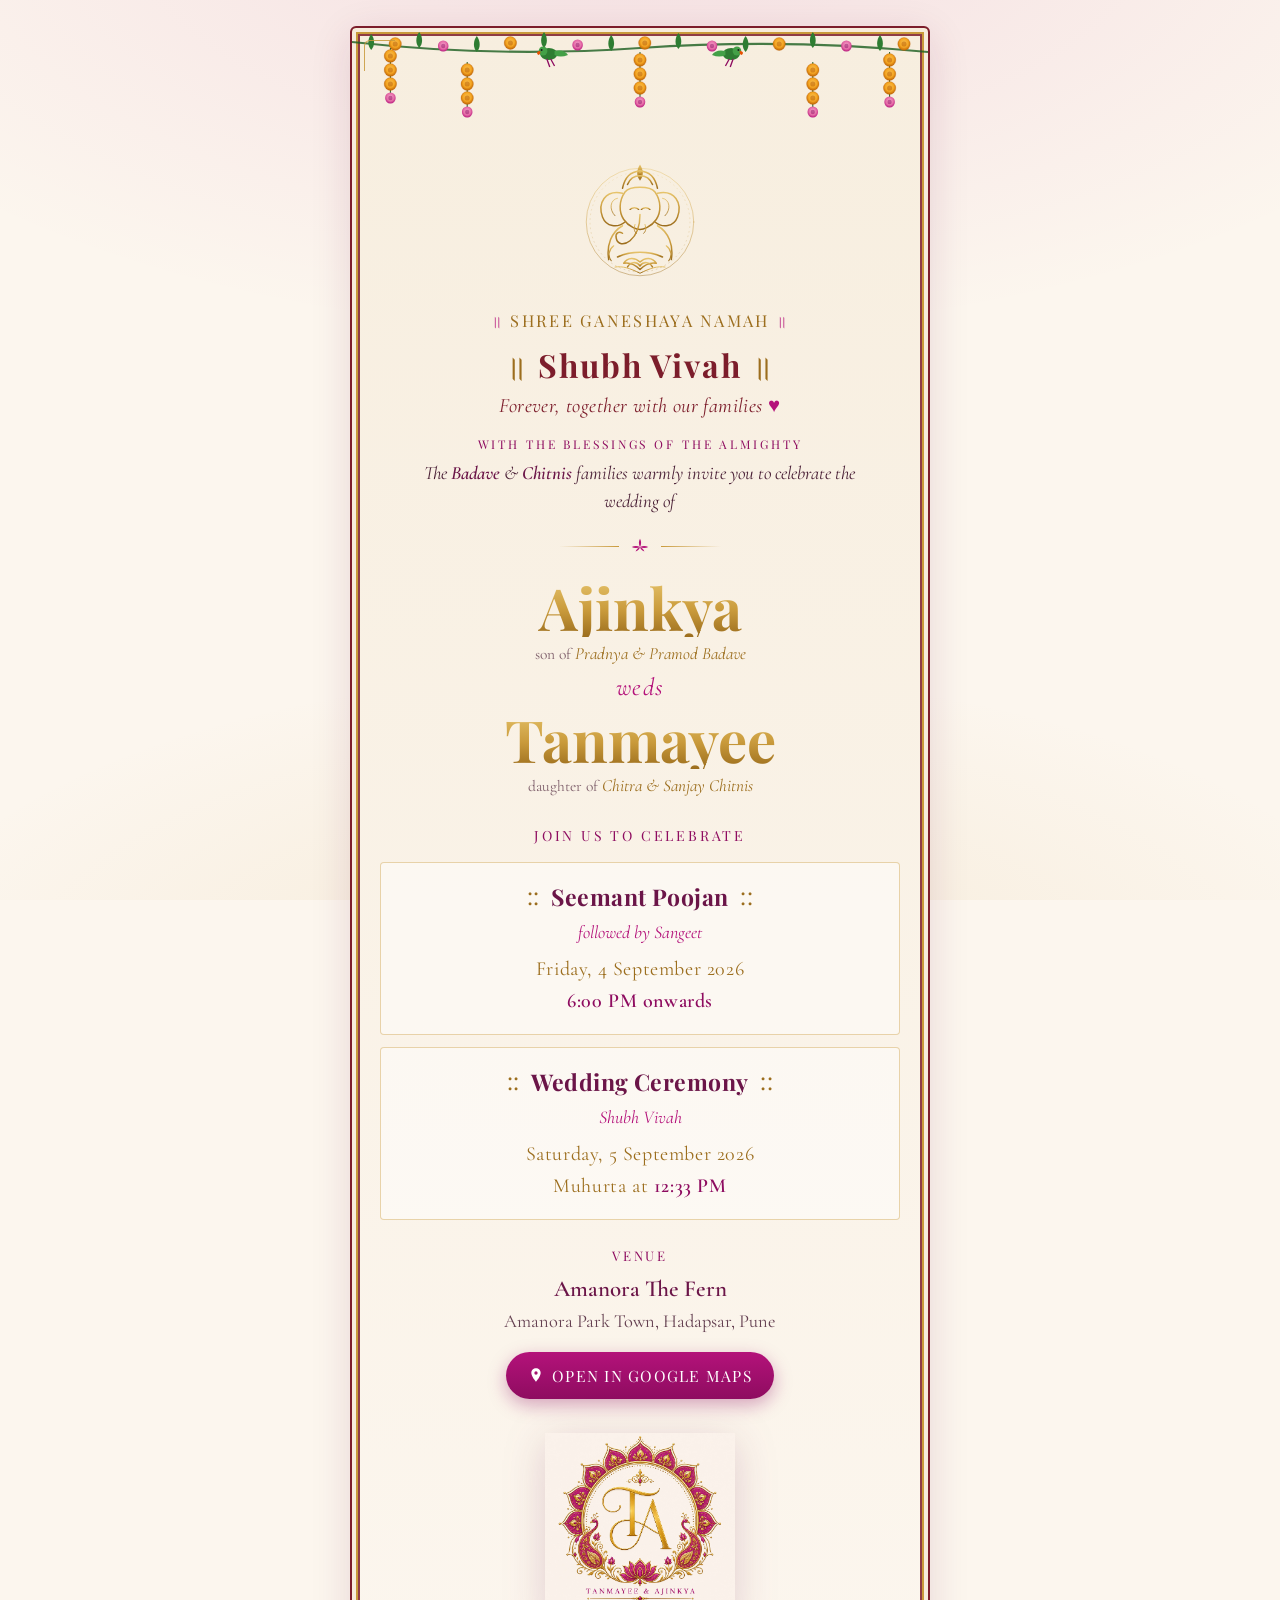
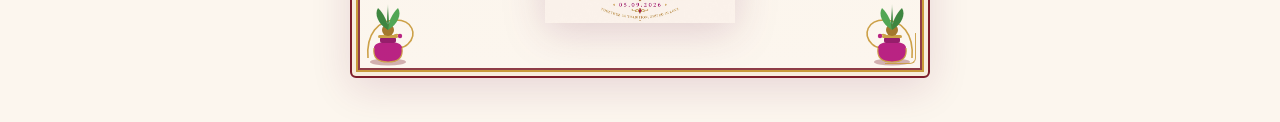
<file: index.html>
<!DOCTYPE html>
<html lang="en">
<head>
  <meta charset="utf-8" />
  <meta name="viewport" content="width=device-width, initial-scale=1" />
  <title>Ajinkya weds Tanmayee · 4–5 September 2026</title>
  <meta name="description" content="With the blessings of Shree Ganesha, join us to celebrate the wedding of Ajinkya & Tanmayee — Seemant Poojan & Sangeet on 4 Sep and the wedding on 5 Sep 2026 at Amanora The Fern, Pune." />

  <!-- Open Graph / WhatsApp preview. Replace SITE_URL once hosting is chosen. -->
  <meta property="og:type" content="website" />
  <meta property="og:title" content="Ajinkya weds Tanmayee · 4–5 Sep 2026" />
  <meta property="og:description" content="Seemant Poojan & Sangeet (4 Sep) and the Wedding (5 Sep, 12:33 PM) at Amanora The Fern, Pune. With love, the Badave & Chitnis families." />
  <meta property="og:image" content="SITE_URL/assets/og-full.jpg" />
  <meta property="og:image:width" content="1200" />
  <meta property="og:image:height" content="630" />
  <meta property="og:url" content="SITE_URL/index.html" />
  <meta name="twitter:card" content="summary_large_image" />
  <meta name="twitter:title" content="Ajinkya weds Tanmayee · 4–5 Sep 2026" />
  <meta name="twitter:description" content="Seemant Poojan & Sangeet (4 Sep) and the Wedding (5 Sep) at Amanora The Fern, Pune." />
  <meta name="twitter:image" content="SITE_URL/assets/og-full.jpg" />
  <meta name="theme-color" content="#B4127A" />

  <link rel="icon" href="assets/logo.jpg" />
  <link rel="preconnect" href="https://fonts.googleapis.com" />
  <link rel="preconnect" href="https://fonts.gstatic.com" crossorigin />
  <link href="https://fonts.googleapis.com/css2?family=Cormorant+Garamond:ital,wght@0,400;0,500;0,600;1,400;1,500&family=Playfair+Display:ital,wght@0,600;0,700;1,600&display=swap" rel="stylesheet" />
  <link rel="stylesheet" href="css/style.css" />
</head>
<body>
  <div class="petals" aria-hidden="true"></div>

  <main class="card">
    <div class="frame">

      <!-- marigold garland (bandanwar) with hanging strands + parrots -->
      <svg class="garland" viewBox="0 0 600 118" preserveAspectRatio="none" aria-hidden="true">
        <defs>
          <radialGradient id="mari" cx="50%" cy="42%" r="60%">
            <stop offset="0%" stop-color="#F7C053"/>
            <stop offset="55%" stop-color="#F5A623"/>
            <stop offset="100%" stop-color="#B85C00"/>
          </radialGradient>
          <radialGradient id="pinkfl" cx="50%" cy="42%" r="60%">
            <stop offset="0%" stop-color="#F7A8CE"/>
            <stop offset="60%" stop-color="#E56AA6"/>
            <stop offset="100%" stop-color="#B4127A"/>
          </radialGradient>
          <!-- one marigold bud -->
          <g id="mari1">
            <circle r="6.5" fill="url(#mari)"/>
            <circle r="6.5" fill="none" stroke="#B85C00" stroke-width="0.5" opacity="0.5"/>
            <circle r="2.6" fill="#B85C00" opacity="0.5"/>
          </g>
          <!-- one pink bud -->
          <g id="pink1">
            <circle r="5.5" fill="url(#pinkfl)"/>
            <circle r="2.2" fill="#8E0C60" opacity="0.5"/>
          </g>
          <!-- small leaf -->
          <g id="lf">
            <path d="M0 0 C-4 5 -4 12 0 16 C4 12 4 5 0 0 Z" fill="#2E7D32"/>
          </g>
          <!-- a hanging strand: string of marigolds ending in a pink bloom -->
          <g id="strand">
            <line x1="0" y1="0" x2="0" y2="52" stroke="#1B5E20" stroke-width="1"/>
            <use href="#mari1" x="0" y="8"/>
            <use href="#mari1" x="0" y="22"/>
            <use href="#mari1" x="0" y="36"/>
            <use href="#pink1" x="0" y="50"/>
          </g>
          <!-- green parrot -->
          <g id="parrot">
            <ellipse cx="0" cy="0" rx="9" ry="6" fill="#2E7D32"/>
            <path d="M6 -3 q10 -2 14 4 q-8 3 -14 0 Z" fill="#43A047"/>
            <circle cx="-6" cy="-3" r="4.5" fill="#43A047"/>
            <path d="M-10 -3 q-4 1 -1 4 q3 -1 2 -4 Z" fill="#E65100"/>
            <circle cx="-7.5" cy="-4" r="1" fill="#1B1B1B"/>
            <path d="M-2 5 l3 8 M2 5 l4 7" stroke="#8E0C60" stroke-width="1.4" fill="none"/>
          </g>
        </defs>

        <!-- dense top band of foliage + blooms -->
        <path d="M0 14 Q150 30 300 20 Q450 10 600 24" fill="none" stroke="#1B5E20" stroke-width="2.2" opacity="0.8"/>
        <g>
          <use href="#lf" x="20" y="6"/><use href="#lf" x="70" y="4"/><use href="#lf" x="130" y="8"/>
          <use href="#lf" x="200" y="4"/><use href="#lf" x="270" y="7"/><use href="#lf" x="340" y="5"/>
          <use href="#lf" x="410" y="8"/><use href="#lf" x="480" y="4"/><use href="#lf" x="550" y="7"/>
          <use href="#mari1" x="45"  y="16"/><use href="#pink1" x="95" y="18"/><use href="#mari1" x="165" y="15"/>
          <use href="#pink1" x="235" y="17"/><use href="#mari1" x="305" y="15"/><use href="#pink1" x="375" y="18"/>
          <use href="#mari1" x="445" y="16"/><use href="#pink1" x="515" y="18"/><use href="#mari1" x="575" y="16"/>
        </g>
        <!-- hanging strands, alternating lengths -->
        <use href="#strand" x="40"  y="20"/>
        <use href="#strand" x="120" y="20" transform="translate(0,14)"/>
        <use href="#strand" x="300" y="24"/>
        <use href="#strand" x="480" y="20" transform="translate(0,14)"/>
        <use href="#strand" x="560" y="24"/>
        <!-- parrots perched on the band -->
        <use href="#parrot" x="205" y="26"/>
        <use href="#parrot" x="395" y="26" transform="scale(-1,1) translate(-790,0)"/>
      </svg>

      <!-- Ganpati invocation -->
      <div class="ganpati reveal">
        <div class="ganesha-wrap"><img src="assets/ganesha.svg" alt="Shree Ganesha" /></div>
        <p class="mantra"><span class="side">॥</span> Shree Ganeshaya Namah <span class="side">॥</span></p>
        <p class="shubh"><span class="side">॥</span> Shubh Vivah <span class="side">॥</span></p>
        <p class="tagline">Forever, together with our families <span class="heart">♥</span></p>
      </div>

      <!-- Intro -->
      <p class="eyebrow reveal">With the blessings of the Almighty</p>
      <p class="intro reveal">
        The <strong>Badave</strong> &amp; <strong>Chitnis</strong> families
        warmly invite you to celebrate the wedding of
      </p>

      <div class="divider reveal" aria-hidden="true">
        <svg class="lotus" viewBox="0 0 24 24"><g fill="#B4127A"><path d="M12 3c1.6 2.6 1.6 6.4 0 9-1.6-2.6-1.6-6.4 0-9z"/><path d="M12 12C9.4 10.4 5.6 10.4 3 12c2.6 1.6 6.4 1.6 9 0z"/><path d="M12 12c2.6-1.6 6.4-1.6 9 0-2.6 1.6-6.4 1.6-9 0z"/><path d="M12 12c-2 .6-4 2.6-4.8 5 2.4-.8 4.4-2.8 4.8-5z"/><path d="M12 12c2 .6 4 2.6 4.8 5-2.4-.8-4.4-2.8-4.8-5z"/></g></svg>
      </div>

      <!-- Couple -->
      <section class="couple reveal">
        <h1 class="name">Ajinkya</h1>
        <p class="parents"><span class="of">son of</span> Pradnya &amp; Pramod Badave</p>
        <p class="weds">weds</p>
        <h1 class="name">Tanmayee</h1>
        <p class="parents"><span class="of">daughter of</span> Chitra &amp; Sanjay Chitnis</p>
      </section>

      <!-- Events -->
      <section class="events reveal">
        <p class="section-title">Join us to celebrate</p>

        <div class="event">
          <p class="ev-name">Seemant Poojan</p>
          <p class="ev-sub">followed by Sangeet</p>
          <p class="ev-when">Friday, 4 September 2026</p>
          <p class="ev-when"><span class="time">6:00 PM onwards</span></p>
        </div>

        <div class="event">
          <p class="ev-name">Wedding Ceremony</p>
          <p class="ev-sub">Shubh Vivah</p>
          <p class="ev-when">Saturday, 5 September 2026</p>
          <p class="ev-when">Muhurta at <span class="time">12:33 PM</span></p>
        </div>
      </section>

      <!-- Venue -->
      <section class="venue reveal">
        <p class="vlabel">Venue</p>
        <p class="vname">Amanora The Fern</p>
        <p class="vaddr">Amanora Park Town, Hadapsar, Pune</p>
        <a class="maps-btn" href="https://maps.app.goo.gl/Dd9FhrrQaeA665WX8" target="_blank" rel="noopener">
          <svg viewBox="0 0 24 24" aria-hidden="true"><path d="M12 2C8.1 2 5 5.1 5 9c0 5.2 7 13 7 13s7-7.8 7-13c0-3.9-3.1-7-7-7zm0 9.5A2.5 2.5 0 1 1 12 6.5a2.5 2.5 0 0 1 0 5z"/></svg>
          Open in Google Maps
        </a>
      </section>

      <!-- RSVP placeholder — uncomment and fill in to enable
      <section class="venue reveal">
        <p class="vlabel">RSVP</p>
        <p class="vname">NAME — <a href="tel:+91XXXXXXXXXX">+91 XXXXX XXXXX</a></p>
      </section>
      -->

      <!-- Logo footer -->
      <div class="brand reveal">
        <img src="assets/logo.jpg" alt="Tanmayee & Ajinkya" />
      </div>

      <!-- bottom corner motifs: kalash (sacred pot) + paisley -->
      <svg class="corner left" viewBox="0 0 78 92" aria-hidden="true">
        <!-- paisley flourish -->
        <path d="M6 84 C4 60 16 46 34 46 C50 46 56 60 46 70 C40 76 30 74 30 66 C30 61 35 59 38 62"
              fill="none" stroke="#C99A3B" stroke-width="1.6"/>
        <circle cx="38" cy="62" r="2.2" fill="#B4127A"/>
        <!-- kalash pot -->
        <g>
          <ellipse cx="26" cy="88" rx="18" ry="3.4" fill="#7C1D2B" opacity="0.35"/>
          <path d="M12 74 Q10 88 26 88 Q42 88 40 74 Q40 68 26 68 Q12 68 12 74 Z" fill="#B4127A"/>
          <path d="M12 74 Q10 88 26 88 Q42 88 40 74" fill="none" stroke="#C99A3B" stroke-width="1.2"/>
          <rect x="18" y="63" width="16" height="6" rx="2" fill="#8E0C60"/>
          <rect x="16" y="61" width="20" height="3" rx="1.5" fill="#C99A3B"/>
          <!-- coconut -->
          <circle cx="26" cy="56" r="6" fill="#9C6E1E"/>
          <!-- mango leaves -->
          <path d="M26 56 C16 50 12 40 16 34 C22 40 26 48 26 56 Z" fill="#2E7D32"/>
          <path d="M26 56 C36 50 40 40 36 34 C30 40 26 48 26 56 Z" fill="#43A047"/>
          <path d="M26 56 C24 46 26 36 26 30 C26 40 28 48 26 56 Z" fill="#2E7D32"/>
        </g>
      </svg>
      <svg class="corner right" viewBox="0 0 78 92" aria-hidden="true">
        <path d="M6 84 C4 60 16 46 34 46 C50 46 56 60 46 70 C40 76 30 74 30 66 C30 61 35 59 38 62"
              fill="none" stroke="#C99A3B" stroke-width="1.6"/>
        <circle cx="38" cy="62" r="2.2" fill="#B4127A"/>
        <g>
          <ellipse cx="26" cy="88" rx="18" ry="3.4" fill="#7C1D2B" opacity="0.35"/>
          <path d="M12 74 Q10 88 26 88 Q42 88 40 74 Q40 68 26 68 Q12 68 12 74 Z" fill="#B4127A"/>
          <path d="M12 74 Q10 88 26 88 Q42 88 40 74" fill="none" stroke="#C99A3B" stroke-width="1.2"/>
          <rect x="18" y="63" width="16" height="6" rx="2" fill="#8E0C60"/>
          <rect x="16" y="61" width="20" height="3" rx="1.5" fill="#C99A3B"/>
          <circle cx="26" cy="56" r="6" fill="#9C6E1E"/>
          <path d="M26 56 C16 50 12 40 16 34 C22 40 26 48 26 56 Z" fill="#2E7D32"/>
          <path d="M26 56 C36 50 40 40 36 34 C30 40 26 48 26 56 Z" fill="#43A047"/>
          <path d="M26 56 C24 46 26 36 26 30 C26 40 28 48 26 56 Z" fill="#2E7D32"/>
        </g>
      </svg>

    </div>
  </main>

  <script src="js/invite.js"></script>
</body>
</html>
</file>
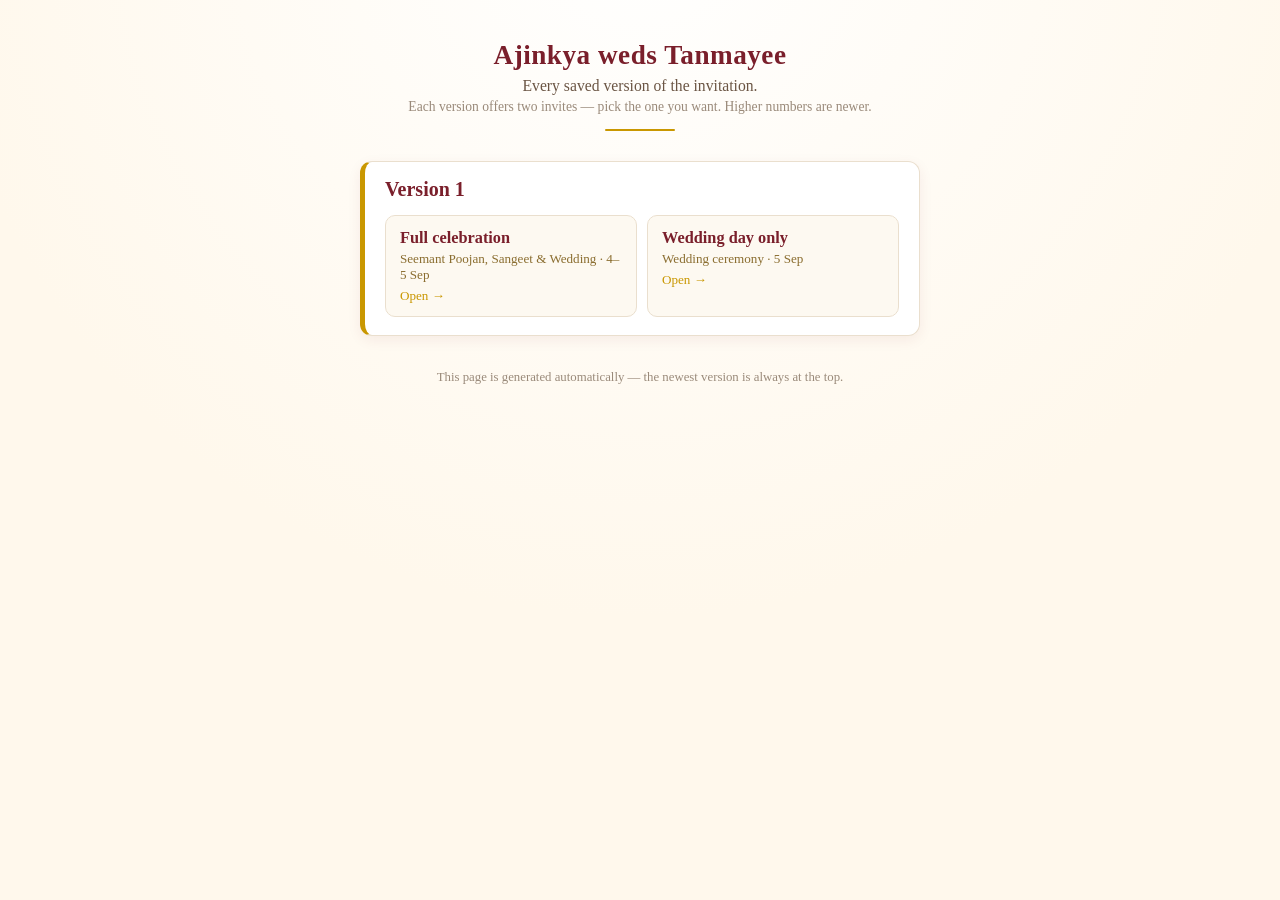
<file: versions/index.html>
<!doctype html>
<html lang="en">
<head>
<meta charset="utf-8">
<meta name="viewport" content="width=device-width, initial-scale=1">
<title>Ajinkya weds Tanmayee — all versions</title>
<style>
  :root { --maroon:#7a1f2b; --gold:#c99700; --cream:#fff8ec; --ink:#3a2a20; }
  * { box-sizing: border-box; }
  body {
    margin:0; padding:32px 18px 56px; font-family: Georgia, "Times New Roman", serif;
    background: radial-gradient(circle at 50% -10%, #fff 0%, var(--cream) 60%);
    color: var(--ink); min-height:100vh;
  }
  header { text-align:center; margin: 8px auto 30px; max-width:640px; }
  h1 { color: var(--maroon); font-size: 1.7rem; margin:0 0 6px; letter-spacing:.5px; }
  header p { margin:4px 0; color:#6b5544; font-size:.98rem; }
  .rule { width:70px; height:2px; background:var(--gold); margin:14px auto; border-radius:2px; }
  ul { list-style:none; padding:0; margin:0 auto; max-width:560px; display:grid; gap:14px; }
  .card {
    background:#fff; border:1px solid #eadfce; border-left:5px solid var(--gold);
    border-radius:12px; box-shadow:0 4px 14px rgba(122,31,43,.07); overflow:hidden;
    padding:16px 20px 18px;
  }
  .num { font-size:1.25rem; font-weight:bold; color:var(--maroon); }
  .choices { display:grid; gap:10px; margin-top:14px; }
  @media (min-width:460px){ .choices { grid-template-columns:1fr 1fr; } }
  .choice {
    display:flex; flex-direction:column; gap:3px; text-decoration:none; color:inherit;
    border:1px solid #eadfce; border-radius:10px; padding:12px 14px; background:#fdf9f1;
    transition: background .15s, border-color .15s;
  }
  .choice:hover { background:#fdf6ea; border-color:var(--gold); }
  .choice .label { font-size:1.02rem; color:var(--maroon); font-weight:bold; }
  .choice .desc { font-size:.82rem; color:#8a6d2f; }
  .choice .go { font-size:.82rem; color:var(--gold); margin-top:2px; }
  .empty { text-align:center; color:#8a7; padding:40px; }
  footer { text-align:center; margin-top:34px; color:#9a8a7a; font-size:.8rem; }
</style>
</head>
<body>
  <header>
    <h1>Ajinkya weds Tanmayee</h1>
    <p>Every saved version of the invitation.</p>
    <p style="font-size:.85rem;color:#9a8a7a;">Each version offers two invites — pick the one you want. Higher numbers are newer.</p>
    <div class="rule"></div>
  </header>
  <ul>
    <li class="card">
      <span class="num">Version 1</span>
      <div class="choices">
        <a class="choice" href="V1/index.html">
          <span class="label">Full celebration</span>
          <span class="desc">Seemant Poojan, Sangeet &amp; Wedding · 4–5 Sep</span>
          <span class="go">Open →</span>
        </a>
        <a class="choice" href="V1/wedding.html">
          <span class="label">Wedding day only</span>
          <span class="desc">Wedding ceremony · 5 Sep</span>
          <span class="go">Open →</span>
        </a>
      </div>
    </li>
  </ul>
  <footer>This page is generated automatically — the newest version is always at the top.</footer>
</body>
</html>
</file>
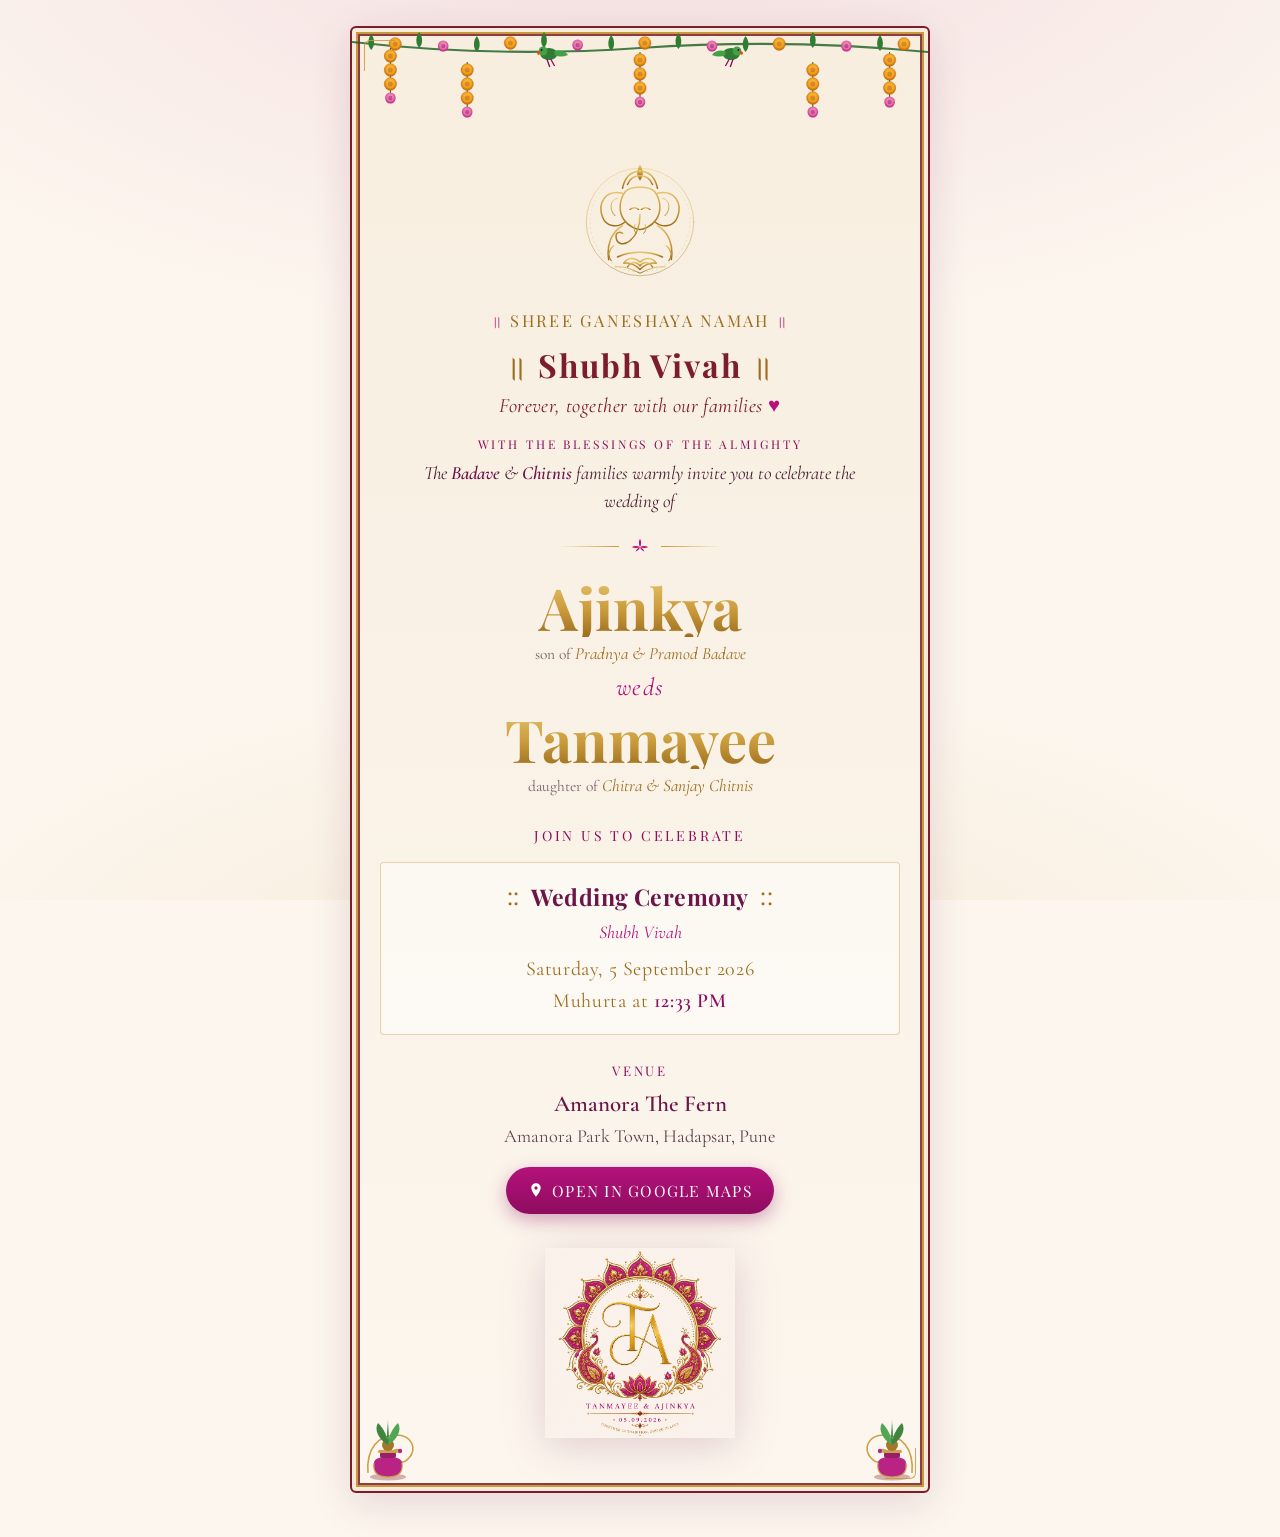
<file: wedding.html>
<!DOCTYPE html>
<html lang="en">
<head>
  <meta charset="utf-8" />
  <meta name="viewport" content="width=device-width, initial-scale=1" />
  <title>Ajinkya weds Tanmayee · 5 September 2026</title>
  <meta name="description" content="With the blessings of Shree Ganesha, join us to celebrate the wedding of Ajinkya & Tanmayee on 5 September 2026, muhurta at 12:33 PM, at Amanora The Fern, Pune." />

  <!-- Open Graph / WhatsApp preview. Replace SITE_URL once hosting is chosen. -->
  <meta property="og:type" content="website" />
  <meta property="og:title" content="Ajinkya weds Tanmayee · 5 Sep 2026" />
  <meta property="og:description" content="Wedding ceremony on 5 September 2026, muhurta at 12:33 PM, at Amanora The Fern, Pune. With love, the Badave & Chitnis families." />
  <meta property="og:image" content="SITE_URL/assets/og-wedding.jpg" />
  <meta property="og:image:width" content="1200" />
  <meta property="og:image:height" content="630" />
  <meta property="og:url" content="SITE_URL/wedding.html" />
  <meta name="twitter:card" content="summary_large_image" />
  <meta name="twitter:title" content="Ajinkya weds Tanmayee · 5 Sep 2026" />
  <meta name="twitter:description" content="Wedding ceremony on 5 September 2026, muhurta at 12:33 PM, at Amanora The Fern, Pune." />
  <meta name="twitter:image" content="SITE_URL/assets/og-wedding.jpg" />
  <meta name="theme-color" content="#B4127A" />

  <link rel="icon" href="assets/logo.jpg" />
  <link rel="preconnect" href="https://fonts.googleapis.com" />
  <link rel="preconnect" href="https://fonts.gstatic.com" crossorigin />
  <link href="https://fonts.googleapis.com/css2?family=Cormorant+Garamond:ital,wght@0,400;0,500;0,600;1,400;1,500&family=Playfair+Display:ital,wght@0,600;0,700;1,600&display=swap" rel="stylesheet" />
  <link rel="stylesheet" href="css/style.css" />
</head>
<body>
  <div class="petals" aria-hidden="true"></div>

  <main class="card">
    <div class="frame">

      <!-- marigold garland (bandanwar) with hanging strands + parrots -->
      <svg class="garland" viewBox="0 0 600 118" preserveAspectRatio="none" aria-hidden="true">
        <defs>
          <radialGradient id="mari" cx="50%" cy="42%" r="60%">
            <stop offset="0%" stop-color="#F7C053"/>
            <stop offset="55%" stop-color="#F5A623"/>
            <stop offset="100%" stop-color="#B85C00"/>
          </radialGradient>
          <radialGradient id="pinkfl" cx="50%" cy="42%" r="60%">
            <stop offset="0%" stop-color="#F7A8CE"/>
            <stop offset="60%" stop-color="#E56AA6"/>
            <stop offset="100%" stop-color="#B4127A"/>
          </radialGradient>
          <!-- one marigold bud -->
          <g id="mari1">
            <circle r="6.5" fill="url(#mari)"/>
            <circle r="6.5" fill="none" stroke="#B85C00" stroke-width="0.5" opacity="0.5"/>
            <circle r="2.6" fill="#B85C00" opacity="0.5"/>
          </g>
          <!-- one pink bud -->
          <g id="pink1">
            <circle r="5.5" fill="url(#pinkfl)"/>
            <circle r="2.2" fill="#8E0C60" opacity="0.5"/>
          </g>
          <!-- small leaf -->
          <g id="lf">
            <path d="M0 0 C-4 5 -4 12 0 16 C4 12 4 5 0 0 Z" fill="#2E7D32"/>
          </g>
          <!-- a hanging strand: string of marigolds ending in a pink bloom -->
          <g id="strand">
            <line x1="0" y1="0" x2="0" y2="52" stroke="#1B5E20" stroke-width="1"/>
            <use href="#mari1" x="0" y="8"/>
            <use href="#mari1" x="0" y="22"/>
            <use href="#mari1" x="0" y="36"/>
            <use href="#pink1" x="0" y="50"/>
          </g>
          <!-- green parrot -->
          <g id="parrot">
            <ellipse cx="0" cy="0" rx="9" ry="6" fill="#2E7D32"/>
            <path d="M6 -3 q10 -2 14 4 q-8 3 -14 0 Z" fill="#43A047"/>
            <circle cx="-6" cy="-3" r="4.5" fill="#43A047"/>
            <path d="M-10 -3 q-4 1 -1 4 q3 -1 2 -4 Z" fill="#E65100"/>
            <circle cx="-7.5" cy="-4" r="1" fill="#1B1B1B"/>
            <path d="M-2 5 l3 8 M2 5 l4 7" stroke="#8E0C60" stroke-width="1.4" fill="none"/>
          </g>
        </defs>

        <!-- dense top band of foliage + blooms -->
        <path d="M0 14 Q150 30 300 20 Q450 10 600 24" fill="none" stroke="#1B5E20" stroke-width="2.2" opacity="0.8"/>
        <g>
          <use href="#lf" x="20" y="6"/><use href="#lf" x="70" y="4"/><use href="#lf" x="130" y="8"/>
          <use href="#lf" x="200" y="4"/><use href="#lf" x="270" y="7"/><use href="#lf" x="340" y="5"/>
          <use href="#lf" x="410" y="8"/><use href="#lf" x="480" y="4"/><use href="#lf" x="550" y="7"/>
          <use href="#mari1" x="45"  y="16"/><use href="#pink1" x="95" y="18"/><use href="#mari1" x="165" y="15"/>
          <use href="#pink1" x="235" y="17"/><use href="#mari1" x="305" y="15"/><use href="#pink1" x="375" y="18"/>
          <use href="#mari1" x="445" y="16"/><use href="#pink1" x="515" y="18"/><use href="#mari1" x="575" y="16"/>
        </g>
        <!-- hanging strands, alternating lengths -->
        <use href="#strand" x="40"  y="20"/>
        <use href="#strand" x="120" y="20" transform="translate(0,14)"/>
        <use href="#strand" x="300" y="24"/>
        <use href="#strand" x="480" y="20" transform="translate(0,14)"/>
        <use href="#strand" x="560" y="24"/>
        <!-- parrots perched on the band -->
        <use href="#parrot" x="205" y="26"/>
        <use href="#parrot" x="395" y="26" transform="scale(-1,1) translate(-790,0)"/>
      </svg>

      <!-- Ganpati invocation -->
      <div class="ganpati reveal">
        <div class="ganesha-wrap"><img src="assets/ganesha.svg" alt="Shree Ganesha" /></div>
        <p class="mantra"><span class="side">॥</span> Shree Ganeshaya Namah <span class="side">॥</span></p>
        <p class="shubh"><span class="side">॥</span> Shubh Vivah <span class="side">॥</span></p>
        <p class="tagline">Forever, together with our families <span class="heart">♥</span></p>
      </div>

      <!-- Intro -->
      <p class="eyebrow reveal">With the blessings of the Almighty</p>
      <p class="intro reveal">
        The <strong>Badave</strong> &amp; <strong>Chitnis</strong> families
        warmly invite you to celebrate the wedding of
      </p>

      <div class="divider reveal" aria-hidden="true">
        <svg class="lotus" viewBox="0 0 24 24"><g fill="#B4127A"><path d="M12 3c1.6 2.6 1.6 6.4 0 9-1.6-2.6-1.6-6.4 0-9z"/><path d="M12 12C9.4 10.4 5.6 10.4 3 12c2.6 1.6 6.4 1.6 9 0z"/><path d="M12 12c2.6-1.6 6.4-1.6 9 0-2.6 1.6-6.4 1.6-9 0z"/><path d="M12 12c-2 .6-4 2.6-4.8 5 2.4-.8 4.4-2.8 4.8-5z"/><path d="M12 12c2 .6 4 2.6 4.8 5-2.4-.8-4.4-2.8-4.8-5z"/></g></svg>
      </div>

      <!-- Couple -->
      <section class="couple reveal">
        <h1 class="name">Ajinkya</h1>
        <p class="parents"><span class="of">son of</span> Pradnya &amp; Pramod Badave</p>
        <p class="weds">weds</p>
        <h1 class="name">Tanmayee</h1>
        <p class="parents"><span class="of">daughter of</span> Chitra &amp; Sanjay Chitnis</p>
      </section>

      <!-- Event (wedding only) -->
      <section class="events reveal">
        <p class="section-title">Join us to celebrate</p>

        <div class="event">
          <p class="ev-name">Wedding Ceremony</p>
          <p class="ev-sub">Shubh Vivah</p>
          <p class="ev-when">Saturday, 5 September 2026</p>
          <p class="ev-when">Muhurta at <span class="time">12:33 PM</span></p>
        </div>
      </section>

      <!-- Venue -->
      <section class="venue reveal">
        <p class="vlabel">Venue</p>
        <p class="vname">Amanora The Fern</p>
        <p class="vaddr">Amanora Park Town, Hadapsar, Pune</p>
        <a class="maps-btn" href="https://maps.app.goo.gl/Dd9FhrrQaeA665WX8" target="_blank" rel="noopener">
          <svg viewBox="0 0 24 24" aria-hidden="true"><path d="M12 2C8.1 2 5 5.1 5 9c0 5.2 7 13 7 13s7-7.8 7-13c0-3.9-3.1-7-7-7zm0 9.5A2.5 2.5 0 1 1 12 6.5a2.5 2.5 0 0 1 0 5z"/></svg>
          Open in Google Maps
        </a>
      </section>

      <!-- RSVP placeholder — uncomment and fill in to enable
      <section class="venue reveal">
        <p class="vlabel">RSVP</p>
        <p class="vname">NAME — <a href="tel:+91XXXXXXXXXX">+91 XXXXX XXXXX</a></p>
      </section>
      -->

      <!-- Logo footer -->
      <div class="brand reveal">
        <img src="assets/logo.jpg" alt="Tanmayee & Ajinkya" />
      </div>

      <!-- bottom corner motifs: kalash (sacred pot) + paisley -->
      <svg class="corner left" viewBox="0 0 78 92" aria-hidden="true">
        <path d="M6 84 C4 60 16 46 34 46 C50 46 56 60 46 70 C40 76 30 74 30 66 C30 61 35 59 38 62"
              fill="none" stroke="#C99A3B" stroke-width="1.6"/>
        <circle cx="38" cy="62" r="2.2" fill="#B4127A"/>
        <g>
          <ellipse cx="26" cy="88" rx="18" ry="3.4" fill="#7C1D2B" opacity="0.35"/>
          <path d="M12 74 Q10 88 26 88 Q42 88 40 74 Q40 68 26 68 Q12 68 12 74 Z" fill="#B4127A"/>
          <path d="M12 74 Q10 88 26 88 Q42 88 40 74" fill="none" stroke="#C99A3B" stroke-width="1.2"/>
          <rect x="18" y="63" width="16" height="6" rx="2" fill="#8E0C60"/>
          <rect x="16" y="61" width="20" height="3" rx="1.5" fill="#C99A3B"/>
          <circle cx="26" cy="56" r="6" fill="#9C6E1E"/>
          <path d="M26 56 C16 50 12 40 16 34 C22 40 26 48 26 56 Z" fill="#2E7D32"/>
          <path d="M26 56 C36 50 40 40 36 34 C30 40 26 48 26 56 Z" fill="#43A047"/>
          <path d="M26 56 C24 46 26 36 26 30 C26 40 28 48 26 56 Z" fill="#2E7D32"/>
        </g>
      </svg>
      <svg class="corner right" viewBox="0 0 78 92" aria-hidden="true">
        <path d="M6 84 C4 60 16 46 34 46 C50 46 56 60 46 70 C40 76 30 74 30 66 C30 61 35 59 38 62"
              fill="none" stroke="#C99A3B" stroke-width="1.6"/>
        <circle cx="38" cy="62" r="2.2" fill="#B4127A"/>
        <g>
          <ellipse cx="26" cy="88" rx="18" ry="3.4" fill="#7C1D2B" opacity="0.35"/>
          <path d="M12 74 Q10 88 26 88 Q42 88 40 74 Q40 68 26 68 Q12 68 12 74 Z" fill="#B4127A"/>
          <path d="M12 74 Q10 88 26 88 Q42 88 40 74" fill="none" stroke="#C99A3B" stroke-width="1.2"/>
          <rect x="18" y="63" width="16" height="6" rx="2" fill="#8E0C60"/>
          <rect x="16" y="61" width="20" height="3" rx="1.5" fill="#C99A3B"/>
          <circle cx="26" cy="56" r="6" fill="#9C6E1E"/>
          <path d="M26 56 C16 50 12 40 16 34 C22 40 26 48 26 56 Z" fill="#2E7D32"/>
          <path d="M26 56 C36 50 40 40 36 34 C30 40 26 48 26 56 Z" fill="#43A047"/>
          <path d="M26 56 C24 46 26 36 26 30 C26 40 28 48 26 56 Z" fill="#2E7D32"/>
        </g>
      </svg>

    </div>
  </main>

  <script src="js/invite.js"></script>
</body>
</html>
</file>
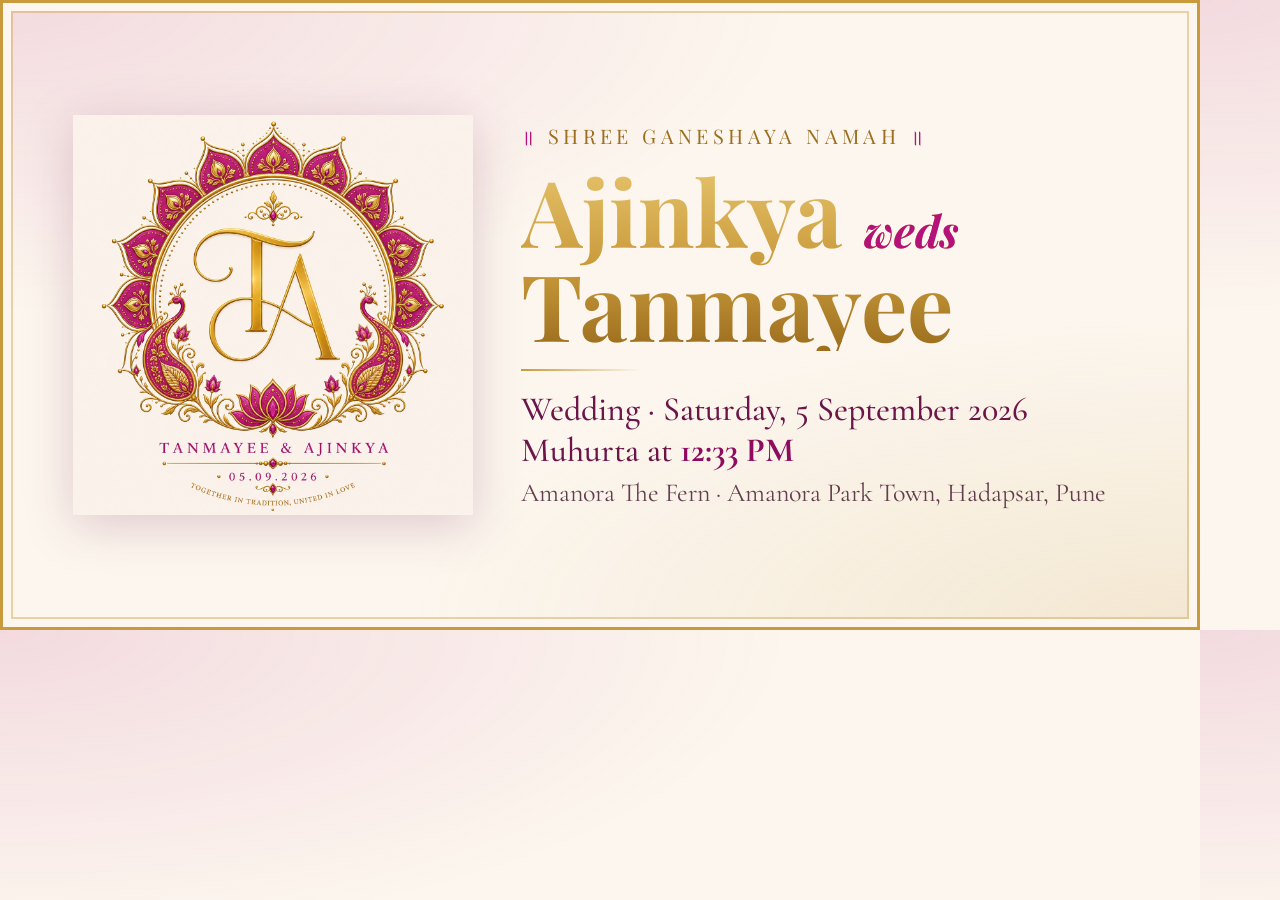
<file: assets/og.html>
<!DOCTYPE html>
<html lang="en">
<head>
  <meta charset="utf-8" />
  <link href="https://fonts.googleapis.com/css2?family=Cormorant+Garamond:ital,wght@0,500;1,500&family=Playfair+Display:wght@600;700&display=swap" rel="stylesheet" />
  <style>
    * { box-sizing: border-box; margin: 0; }
    html, body { width: 1200px; height: 630px; }
    body {
      font-family: "Cormorant Garamond", serif;
      background:
        radial-gradient(120% 90% at 0% 0%, rgba(180,18,122,0.12), transparent 55%),
        radial-gradient(120% 90% at 100% 100%, rgba(201,154,59,0.16), transparent 55%),
        #FCF6EE;
      color: #4a2036;
      display: flex; align-items: center; gap: 48px;
      padding: 56px 70px;
      border: 3px solid #C99A3B;
      box-shadow: inset 0 0 0 8px #FCF6EE, inset 0 0 0 10px rgba(201,154,59,0.4);
    }
    .logo { width: 400px; height: 400px; flex: none; }
    .logo img { width: 100%; height: 100%; object-fit: contain; filter: drop-shadow(0 10px 24px rgba(107,21,72,0.2)); }
    .txt { flex: 1; }
    .mantra { color: #9C6E1E; letter-spacing: 0.22em; text-transform: uppercase;
      font-family: "Playfair Display", serif; font-size: 20px; }
    .mantra span { color: #B4127A; }
    .names { font-family: "Playfair Display", serif; font-weight: 700; line-height: 1.02;
      font-size: 92px; margin: 14px 0 6px;
      background: linear-gradient(180deg,#E6C36B,#C99A3B 55%,#9C6E1E);
      -webkit-background-clip: text; background-clip: text; color: transparent; }
    .weds { font-style: italic; color: #B4127A; font-size: 40px; margin: 2px 0; }
    .rule { width: 120px; height: 2px; background: linear-gradient(90deg,#C99A3B,transparent); margin: 18px 0; }
    .when { font-size: 34px; color: #6B1548; font-weight: 500; }
    .when b { color: #8E0C60; }
    .venue { font-size: 26px; color: #4a2036; opacity: 0.85; margin-top: 6px; }
  </style>
</head>
<body>
  <div class="logo"><img src="logo.jpg" alt="" /></div>
  <div class="txt">
    <div class="mantra"><span>॥</span> Shree Ganeshaya Namah <span>॥</span></div>
    <div class="names">Ajinkya <span class="weds" style="display:inline-block;font-size:44px;-webkit-text-fill-color:#B4127A;">weds</span> Tanmayee</div>
    <div class="rule"></div>
    <div class="when" id="line1">Wedding · Saturday, 5 September 2026</div>
    <div class="when" id="line2">Muhurta at <b>12:33 PM</b></div>
    <div class="venue">Amanora The Fern · Amanora Park Town, Hadapsar, Pune</div>
  </div>
  <script>
    // ?v=full switches the date lines to the two-day version.
    if (new URLSearchParams(location.search).get('v') === 'full') {
      document.getElementById('line1').textContent = '4 Sep · Seemant Poojan & Sangeet';
      document.getElementById('line2').innerHTML = '5 Sep · Wedding, muhurta at <b>12:33 PM</b>';
    }
  </script>
</body>
</html>
</file>
<file: css/style.css>
/* ============================================================
   Ajinkya weds Tanmayee — shared styles
   Palette sampled from the couple's TA mandala logo.
   ============================================================ */
:root {
  --magenta: #B4127A;
  --magenta-deep: #8E0C60;
  --gold: #C99A3B;
  --gold-light: #E6C36B;
  --gold-dark: #9C6E1E;
  --cream: #FCF6EE;
  --cream-2: #F7EEDF;
  --plum: #6B1548;
  --ink: #4a2036;
  --maroon: #7C1D2B;
  --maroon-deep: #5E0F1E;
  --marigold: #E07B0E;
  --marigold-mid: #F5A623;
  --marigold-core: #B85C00;
  --leaf-green: #2E7D32;
  --leaf-green-dark: #1B5E20;
  --maxw: 620px;
}

* { box-sizing: border-box; }

html { scroll-behavior: smooth; }

body {
  margin: 0;
  background: var(--cream);
  color: var(--ink);
  font-family: "Cormorant Garamond", "Georgia", serif;
  font-size: 20px;
  line-height: 1.5;
  -webkit-font-smoothing: antialiased;
  overflow-x: hidden;
}

/* soft radial glow + faint mandala watermark behind everything */
body::before {
  content: "";
  position: fixed;
  inset: 0;
  z-index: -2;
  background:
    radial-gradient(120% 80% at 50% -10%, rgba(180,18,122,0.10), transparent 60%),
    radial-gradient(100% 60% at 50% 110%, rgba(201,154,59,0.12), transparent 60%),
    var(--cream);
}

/* -------- decorative frame / card -------- */
.card {
  max-width: var(--maxw);
  margin: 0 auto;
  padding: 26px 20px 44px;
  position: relative;
}

.frame {
  position: relative;
  border: 2px solid var(--maroon);
  border-radius: 6px;
  padding: 20px 22px 40px;
  background:
    linear-gradient(var(--cream-2), var(--cream));
  box-shadow:
    0 10px 40px rgba(107,21,72,0.14),
    inset 0 0 0 4px rgba(252,246,238,0.9),
    inset 0 0 0 6px var(--gold),
    inset 0 0 0 8px rgba(124,29,43,0.85);
}
/* little gold corner flourishes */
.frame::before, .frame::after {
  content: "";
  position: absolute;
  width: 30px; height: 30px;
  border: 1.6px solid var(--gold);
  opacity: 0.85;
  z-index: 2;
}
.frame::before { top: 12px; left: 12px; border-right: none; border-bottom: none; border-radius: 6px 0 0 0; }
.frame::after  { bottom: 12px; right: 12px; border-left: none; border-top: none; border-radius: 0 0 6px 0; }

/* -------- marigold garland (bandanwar) across the top -------- */
.garland {
  display: block;
  width: calc(100% + 44px);
  margin: -20px -22px 6px;
  height: 118px;
}

/* bottom corner motifs — kalash + paisley flourishes */
.corner {
  position: absolute;
  bottom: 10px;
  width: 78px;
  height: 92px;
  opacity: 0.92;
  pointer-events: none;
  z-index: 1;
}
.corner.left  { left: 10px; }
.corner.right { right: 10px; transform: scaleX(-1); }

@media (max-width: 400px) {
  .corner { width: 62px; height: 74px; }
}

/* script tagline — "forever, together with our families" */
.tagline {
  text-align: center;
  font-family: "Cormorant Garamond", serif;
  font-style: italic;
  color: var(--maroon);
  font-size: 1.02em;
  letter-spacing: 0.02em;
  margin: 2px 0 10px;
}
.tagline .heart { color: var(--magenta); font-style: normal; }

/* -------- toran (mango-leaf string) -------- */
.toran {
  display: block;
  width: 100%;
  height: 34px;
  margin: -6px 0 6px;
}

/* -------- Ganpati header -------- */
.ganpati { text-align: center; margin: 6px 0 14px; }
.ganpati .ganesha-wrap {
  width: 150px; margin: 0 auto 6px;
  position: relative;
}
.ganpati .ganesha-wrap img { width: 100%; display: block; }
.mantra {
  font-family: "Playfair Display", serif;
  color: var(--gold-dark);
  letter-spacing: 0.14em;
  font-size: 0.82em;
  text-transform: uppercase;
  margin: 4px 0 0;
}
.mantra .side { color: var(--magenta); opacity: 0.7; }

/* Shubh Vivah — the auspicious-marriage heading */
.shubh {
  text-align: center;
  font-family: "Playfair Display", serif;
  font-weight: 700;
  color: var(--maroon);
  font-size: 1.6em;
  letter-spacing: 0.06em;
  margin: 8px 0 2px;
}
.shubh .side { color: var(--gold-dark); font-weight: 400; }

/* -------- generic pieces -------- */
.eyebrow {
  text-align: center;
  color: var(--magenta-deep);
  letter-spacing: 0.24em;
  text-transform: uppercase;
  font-size: 0.6em;
  font-family: "Playfair Display", serif;
  margin: 6px 0 6px;
}

.intro {
  text-align: center;
  color: var(--ink);
  font-size: 0.94em;
  font-style: italic;
  max-width: 26em;
  margin: 0 auto;
}
.intro strong { color: var(--plum); font-weight: 600; white-space: nowrap; }

.divider {
  display: flex; align-items: center; justify-content: center;
  gap: 10px; margin: 20px auto; color: var(--gold);
}
.divider::before, .divider::after {
  content: ""; height: 1px; width: 60px;
  background: linear-gradient(90deg, transparent, var(--gold));
}
.divider::after { background: linear-gradient(90deg, var(--gold), transparent); }
.divider .lotus { width: 22px; height: 22px; }

/* -------- couple names -------- */
.couple { text-align: center; margin: 8px 0 4px; }
.name {
  font-family: "Playfair Display", serif;
  font-weight: 700;
  font-size: 2.9em;
  line-height: 1.02;
  margin: 4px 0;
  background: linear-gradient(180deg, var(--gold-light), var(--gold) 55%, var(--gold-dark));
  -webkit-background-clip: text;
  background-clip: text;
  color: transparent;
  position: relative;
}
/* shimmer sweep */
.name::after {
  content: "";
  position: absolute; inset: 0;
  background: linear-gradient(115deg, transparent 40%, rgba(255,255,255,0.75) 50%, transparent 60%);
  -webkit-background-clip: text; background-clip: text;
  color: transparent;
  background-size: 250% 100%;
  animation: shimmer 5.5s ease-in-out infinite;
  pointer-events: none;
}
@keyframes shimmer { 0%,100% { background-position: 180% 0; } 50% { background-position: -60% 0; } }

.weds {
  font-family: "Cormorant Garamond", serif;
  font-style: italic;
  color: var(--magenta);
  font-size: 1.25em;
  letter-spacing: 0.05em;
  margin: 2px 0;
}
.parents {
  color: var(--gold-dark);
  font-size: 0.86em;
  font-style: italic;
  margin: 2px 0 0;
}
.parents .of { color: var(--ink); opacity: 0.7; font-style: normal; font-size: 0.9em; }

/* -------- events -------- */
.events { margin: 26px 0 6px; }
.section-title {
  text-align: center;
  font-family: "Playfair Display", serif;
  color: var(--magenta-deep);
  letter-spacing: 0.2em;
  text-transform: uppercase;
  font-size: 0.7em;
  margin: 0 0 16px;
}
.event {
  text-align: center;
  padding: 16px 14px;
  margin: 12px auto;
  max-width: 26em;
  border: 1px solid rgba(201,154,59,0.4);
  border-radius: 4px;
  background: rgba(255,255,255,0.45);
  position: relative;
}
.event + .event { }
.event .ev-name {
  font-family: "Playfair Display", serif;
  color: var(--plum);
  font-size: 1.15em;
  font-weight: 700;
  letter-spacing: 0.02em;
  margin: 0 0 4px;
}
/* decorative :: … :: flanks around the event name, like the reference */
.event .ev-name::before,
.event .ev-name::after {
  content: "::";
  color: var(--gold-dark);
  font-weight: 400;
  margin: 0 0.5em;
  vertical-align: 0.06em;
}
.event .ev-sub { color: var(--magenta); font-style: italic; font-size: 0.9em; margin: 0 0 8px; }
.event .ev-when {
  color: var(--gold-dark);
  font-size: 1.0em;
  letter-spacing: 0.03em;
  margin: 2px 0;
}
.event .ev-when .time { color: var(--magenta-deep); font-weight: 600; }

/* -------- venue + maps -------- */
.venue { text-align: center; margin: 26px 0 6px; }
.venue .vlabel {
  font-family: "Playfair Display", serif;
  color: var(--magenta-deep);
  letter-spacing: 0.2em; text-transform: uppercase;
  font-size: 0.66em; margin: 0 0 6px;
}
.venue .vname { color: var(--plum); font-size: 1.15em; font-weight: 600; margin: 0; }
.venue .vaddr { color: var(--ink); font-size: 0.92em; opacity: 0.85; margin: 2px 0 16px; }

.maps-btn {
  display: inline-flex; align-items: center; gap: 8px;
  text-decoration: none;
  background: linear-gradient(180deg, var(--magenta), var(--magenta-deep));
  color: #fff;
  font-family: "Playfair Display", serif;
  letter-spacing: 0.08em;
  font-size: 0.78em;
  text-transform: uppercase;
  padding: 12px 22px;
  border-radius: 40px;
  box-shadow: 0 6px 18px rgba(142,12,96,0.35);
  transition: transform 0.18s ease, box-shadow 0.18s ease;
}
.maps-btn:hover { transform: translateY(-2px); box-shadow: 0 10px 24px rgba(142,12,96,0.45); }
.maps-btn svg { width: 16px; height: 16px; fill: #fff; }

/* -------- logo footer -------- */
.brand { text-align: center; margin: 34px 0 4px; }
.brand img {
  width: 190px; max-width: 62%;
  filter: drop-shadow(0 8px 20px rgba(107,21,72,0.18));
}
.closing {
  text-align: center;
  color: var(--gold-dark);
  font-style: italic;
  font-size: 0.9em;
  margin: 10px 0 0;
}

/* -------- floating petals -------- */
.petals { position: fixed; inset: 0; z-index: -1; overflow: hidden; pointer-events: none; }
.petal {
  position: absolute;
  top: -30px;
  font-size: 18px;
  opacity: 0;
  animation: fall linear infinite;
  will-change: transform;
}
@keyframes fall {
  0%   { transform: translateY(-30px) rotate(0deg);   opacity: 0; }
  10%  { opacity: 0.55; }
  90%  { opacity: 0.5; }
  100% { transform: translateY(105vh) rotate(320deg);  opacity: 0; }
}

/* -------- scroll reveal -------- */
.reveal { opacity: 0; transform: translateY(18px); transition: opacity 0.8s ease, transform 0.8s ease; }
.reveal.in { opacity: 1; transform: none; }

/* -------- responsive -------- */
@media (max-width: 400px) {
  body { font-size: 18px; }
  .name { font-size: 2.35em; }
  .frame { padding: 28px 14px 34px; }
}

/* -------- reduced motion -------- */
@media (prefers-reduced-motion: reduce) {
  html { scroll-behavior: auto; }
  .name::after { animation: none; }
  .petals { display: none; }
  .reveal { opacity: 1; transform: none; transition: none; }
  .mandala-spin { animation: none !important; }
}
</file>
